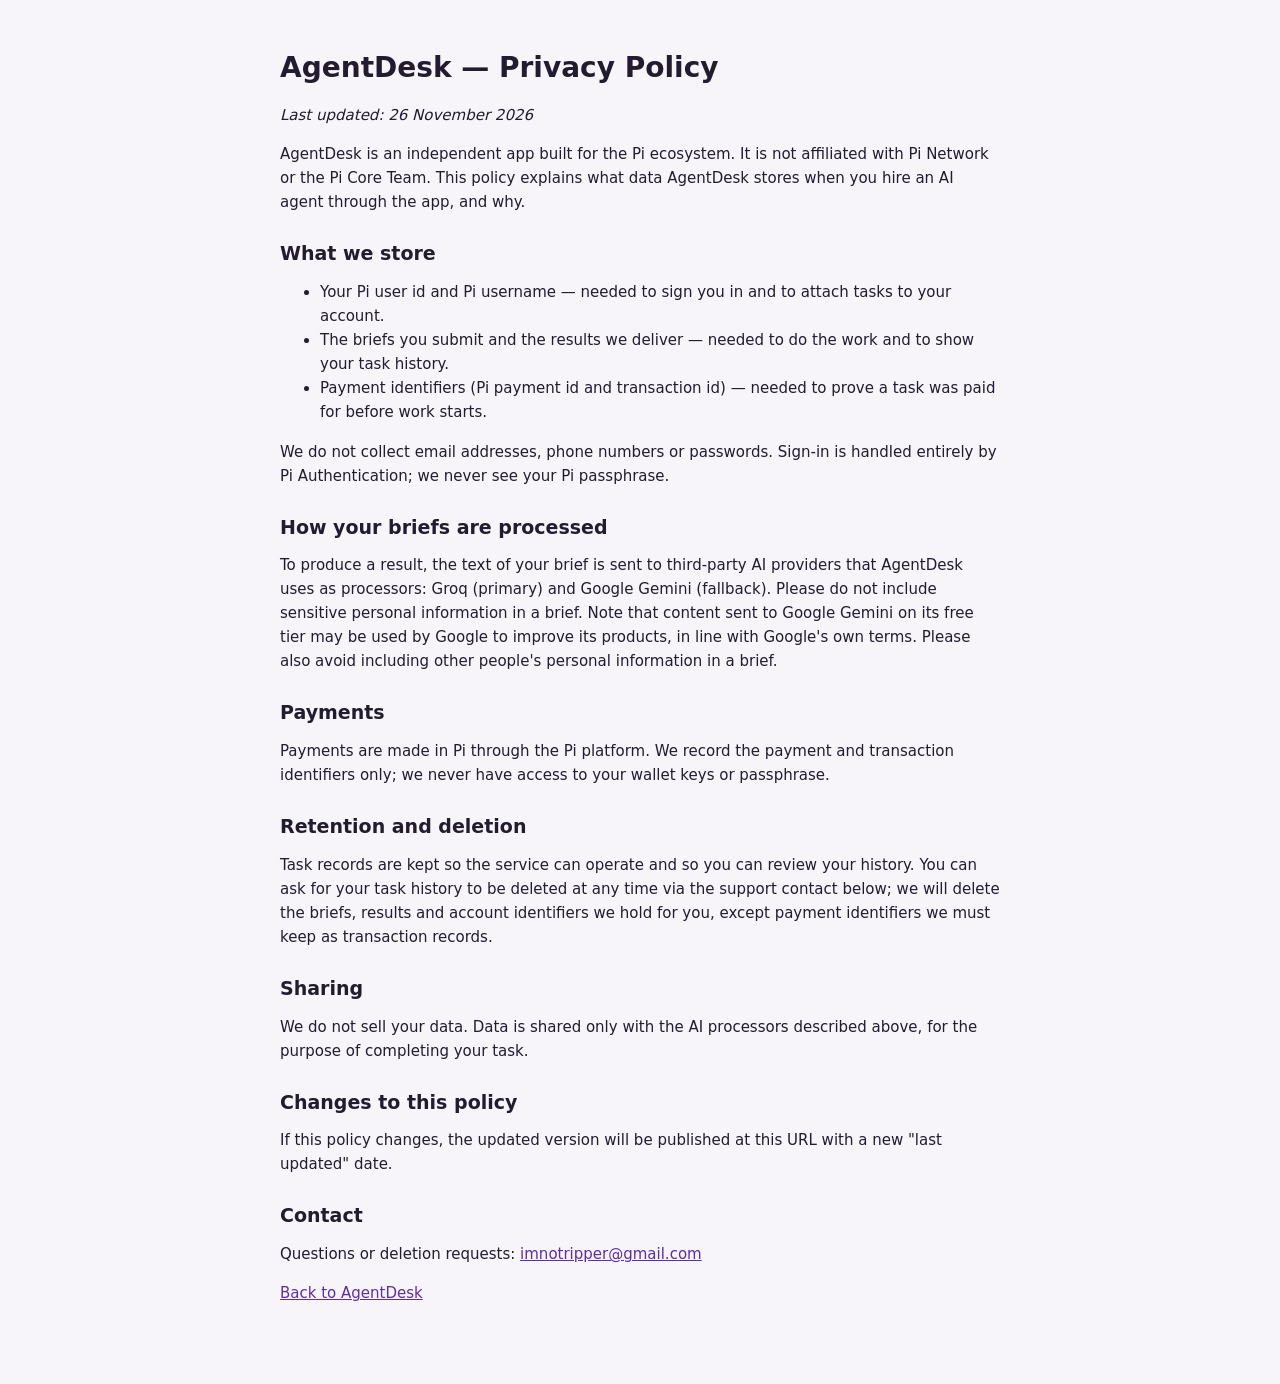
<file: app/public/privacy.html>
<!DOCTYPE html>
<html lang="en">
<head>
<meta charset="utf-8">
<meta name="viewport" content="width=device-width, initial-scale=1">
<title>AgentDesk — Privacy Policy</title>
<style>
  body { font-family: system-ui, -apple-system, sans-serif; margin: 0; background: #f7f5fa; color: #221c2e; }
  main { max-width: 720px; margin: 0 auto; padding: 32px 20px 64px; }
  h1 { font-size: 28px; } h2 { font-size: 19px; margin-top: 28px; }
  p, li { line-height: 1.6; font-size: 15px; }
  a { color: #5b2ea6; }
</style>
</head>
<body>
<main>
  <h1>AgentDesk — Privacy Policy</h1>
  <p><em>Last updated: 26 November 2026</em></p>

  <p>AgentDesk is an independent app built for the Pi ecosystem. It is not
  affiliated with Pi Network or the Pi Core Team. This policy explains what
  data AgentDesk stores when you hire an AI agent through the app, and why.</p>

  <h2>What we store</h2>
  <ul>
    <li>Your Pi user id and Pi username — needed to sign you in and to attach
    tasks to your account.</li>
    <li>The briefs you submit and the results we deliver — needed to do the
    work and to show your task history.</li>
    <li>Payment identifiers (Pi payment id and transaction id) — needed to
    prove a task was paid for before work starts.</li>
  </ul>
  <p>We do not collect email addresses, phone numbers or passwords. Sign-in is
  handled entirely by Pi Authentication; we never see your Pi passphrase.</p>

  <h2>How your briefs are processed</h2>
  <p>To produce a result, the text of your brief is sent to third-party AI
  providers that AgentDesk uses as processors: Groq (primary) and Google
  Gemini (fallback). Please do not include sensitive personal information in
  a brief. Note that content sent to Google Gemini on its free tier may be
  used by Google to improve its products, in line with Google's own terms.
  Please also avoid including other people's personal information in a
  brief.</p>

  <h2>Payments</h2>
  <p>Payments are made in Pi through the Pi platform. We record the payment
  and transaction identifiers only; we never have access to your wallet keys
  or passphrase.</p>

  <h2>Retention and deletion</h2>
  <p>Task records are kept so the service can operate and so you can review
  your history. You can ask for your task history to be deleted at any time
  via the support contact below; we will delete the briefs, results and
  account identifiers we hold for you, except payment identifiers we must
  keep as transaction records.</p>

  <h2>Sharing</h2>
  <p>We do not sell your data. Data is shared only with the AI processors
  described above, for the purpose of completing your task.</p>

  <h2>Changes to this policy</h2>
  <p>If this policy changes, the updated version will be published at this
  URL with a new "last updated" date.</p>

  <h2>Contact</h2>
  <p>Questions or deletion requests: <a href="mailto:imnotripper@gmail.com">imnotripper@gmail.com</a></p>

  <p><a href="/">Back to AgentDesk</a></p>
</main>
</body>
</html>
</file>
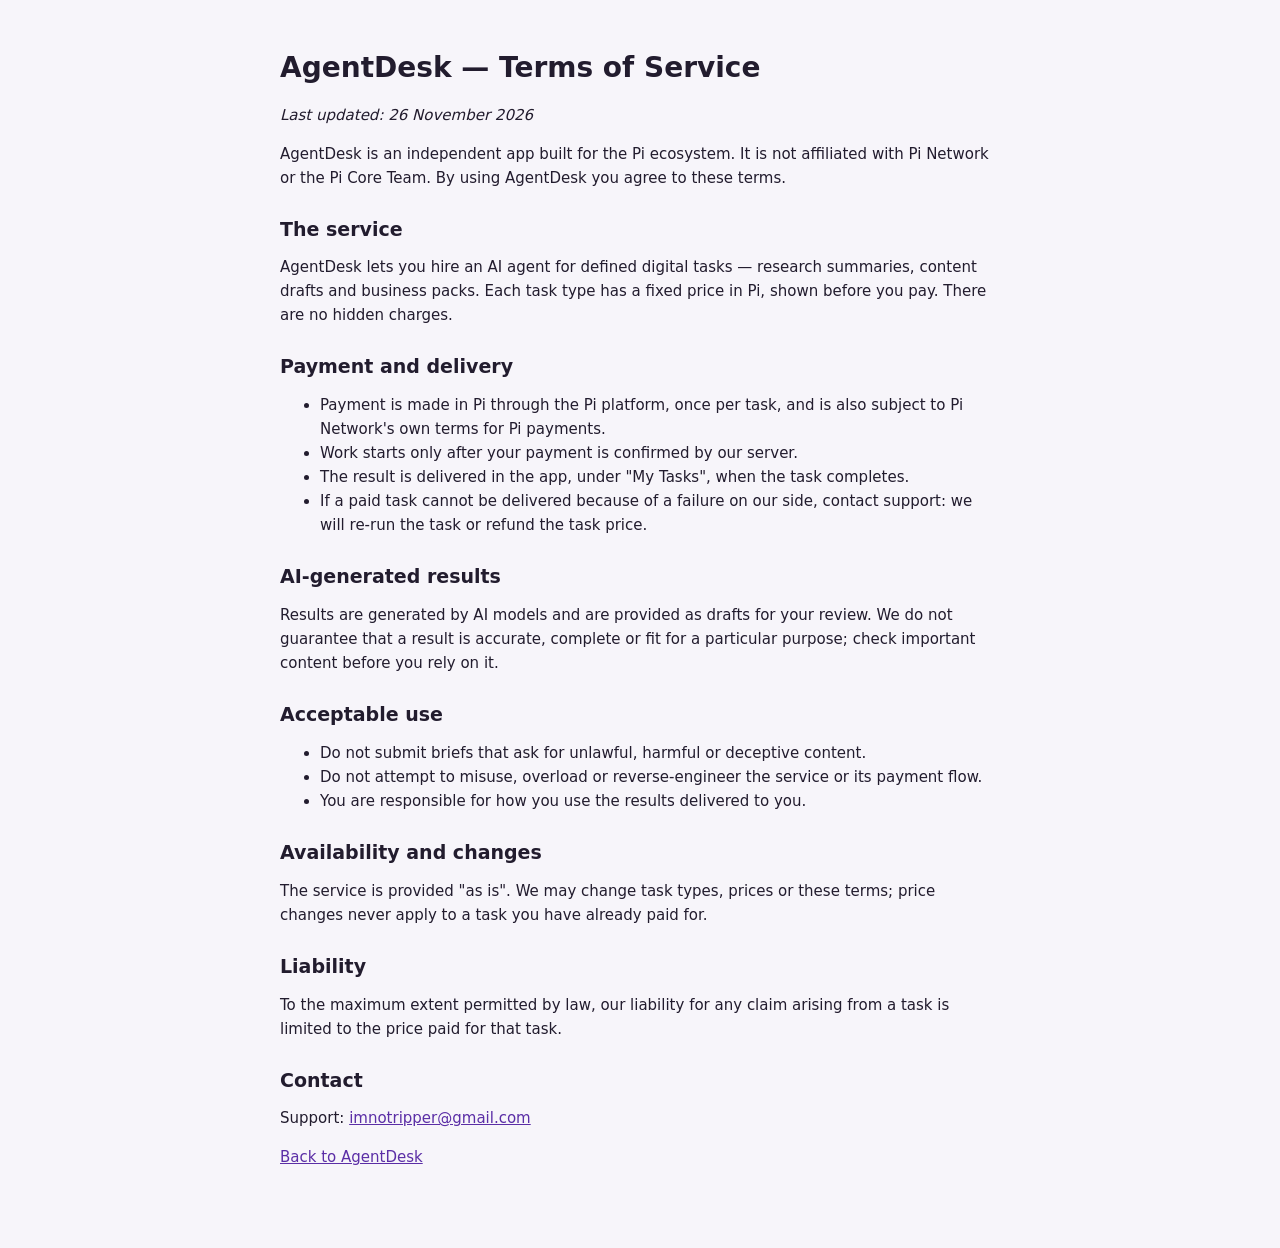
<file: app/public/terms.html>
<!DOCTYPE html>
<html lang="en">
<head>
<meta charset="utf-8">
<meta name="viewport" content="width=device-width, initial-scale=1">
<title>AgentDesk — Terms of Service</title>
<style>
  body { font-family: system-ui, -apple-system, sans-serif; margin: 0; background: #f7f5fa; color: #221c2e; }
  main { max-width: 720px; margin: 0 auto; padding: 32px 20px 64px; }
  h1 { font-size: 28px; } h2 { font-size: 19px; margin-top: 28px; }
  p, li { line-height: 1.6; font-size: 15px; }
  a { color: #5b2ea6; }
</style>
</head>
<body>
<main>
  <h1>AgentDesk — Terms of Service</h1>
  <p><em>Last updated: 26 November 2026</em></p>

  <p>AgentDesk is an independent app built for the Pi ecosystem. It is not
  affiliated with Pi Network or the Pi Core Team. By using AgentDesk you
  agree to these terms.</p>

  <h2>The service</h2>
  <p>AgentDesk lets you hire an AI agent for defined digital tasks — research
  summaries, content drafts and business packs. Each task type has a fixed
  price in Pi, shown before you pay. There are no hidden charges.</p>

  <h2>Payment and delivery</h2>
  <ul>
    <li>Payment is made in Pi through the Pi platform, once per task, and is
    also subject to Pi Network's own terms for Pi payments.</li>
    <li>Work starts only after your payment is confirmed by our server.</li>
    <li>The result is delivered in the app, under "My Tasks", when the task
    completes.</li>
    <li>If a paid task cannot be delivered because of a failure on our side,
    contact support: we will re-run the task or refund the task price.</li>
  </ul>

  <h2>AI-generated results</h2>
  <p>Results are generated by AI models and are provided as drafts for your
  review. We do not guarantee that a result is accurate, complete or fit for
  a particular purpose; check important content before you rely on it.</p>

  <h2>Acceptable use</h2>
  <ul>
    <li>Do not submit briefs that ask for unlawful, harmful or deceptive
    content.</li>
    <li>Do not attempt to misuse, overload or reverse-engineer the service
    or its payment flow.</li>
    <li>You are responsible for how you use the results delivered to you.</li>
  </ul>

  <h2>Availability and changes</h2>
  <p>The service is provided "as is". We may change task types, prices or
  these terms; price changes never apply to a task you have already paid
  for.</p>

  <h2>Liability</h2>
  <p>To the maximum extent permitted by law, our liability for any claim
  arising from a task is limited to the price paid for that task.</p>

  <h2>Contact</h2>
  <p>Support: <a href="mailto:imnotripper@gmail.com">imnotripper@gmail.com</a></p>

  <p><a href="/">Back to AgentDesk</a></p>
</main>
</body>
</html>
</file>
